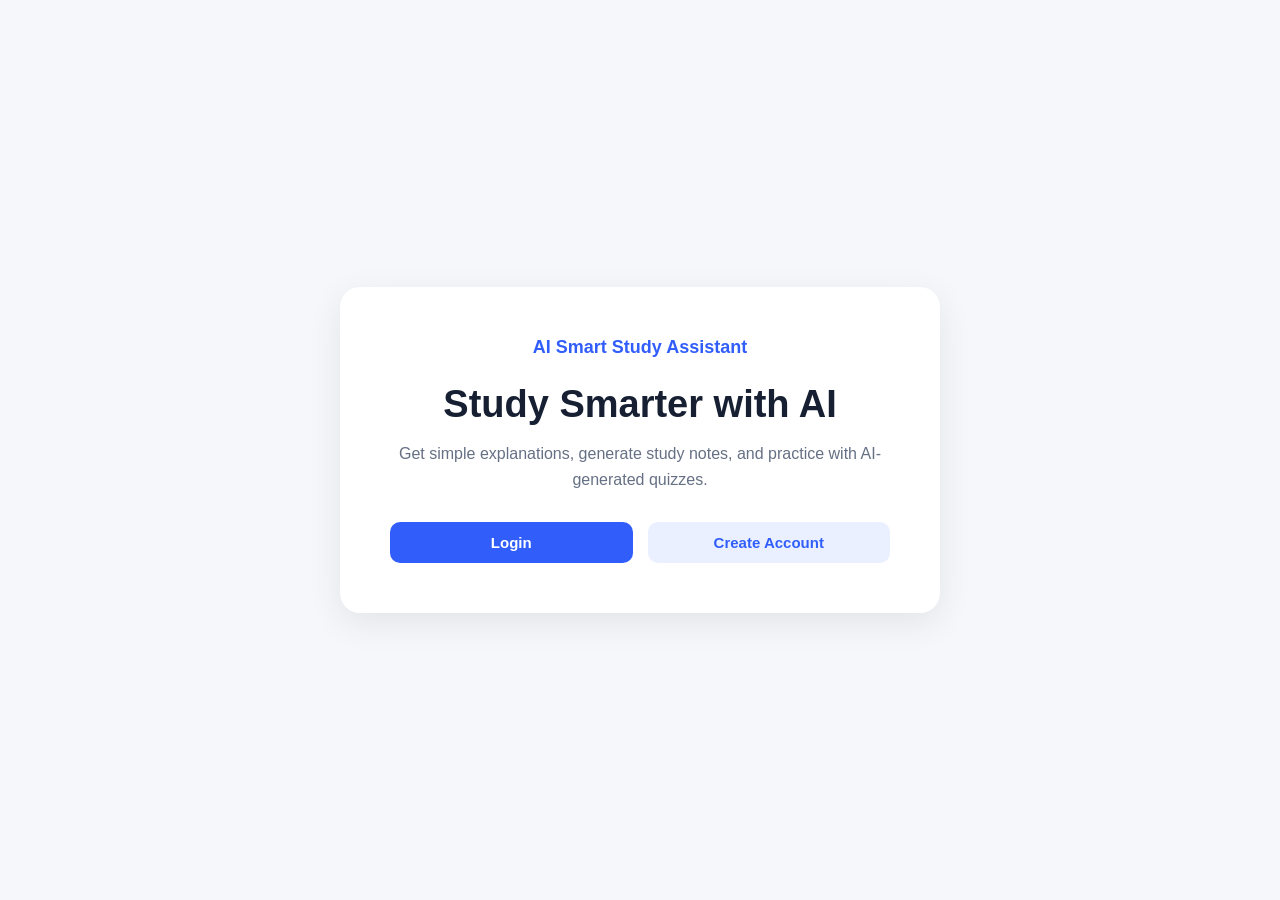
<file: frontend/index.html>
<!DOCTYPE html>
<html lang="en">

<head>
    <meta charset="UTF-8">
    <meta name="viewport" content="width=device-width, initial-scale=1.0">

    <title>AI Smart Study Assistant</title>

    <link rel="stylesheet" href="css/style.css">
</head>

<body>

    <div class="landing-container">

        <div class="landing-card">

            <div class="logo">
                AI Smart Study Assistant
            </div>

            <h1>
                Study Smarter with AI
            </h1>

            <p>
                Get simple explanations, generate study notes,
                and practice with AI-generated quizzes.
            </p>

            <div class="landing-buttons">

                <a href="login.html" class="btn primary-btn">
                    Login
                </a>

                <a href="signup.html" class="btn secondary-btn">
                    Create Account
                </a>

            </div>

        </div>

    </div>

</body>

</html>
</file>
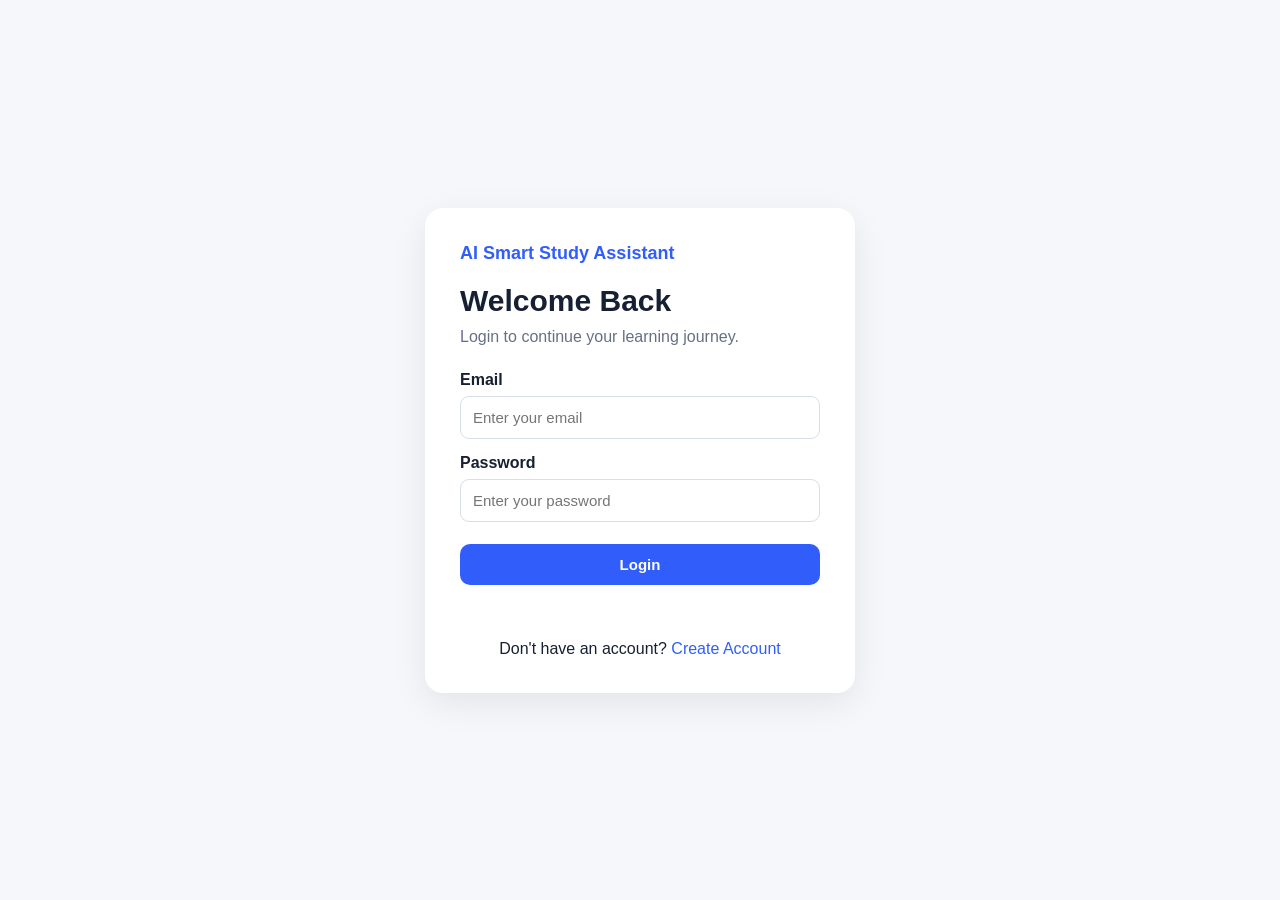
<file: frontend/login.html>
<!DOCTYPE html>
<html lang="en">

<head>

    <meta charset="UTF-8">

    <meta name="viewport"
          content="width=device-width, initial-scale=1.0">

    <title>Login - AI Smart Study Assistant</title>

    <link rel="stylesheet" href="css/style.css">

</head>

<body>

    <div class="auth-container">

        <div class="auth-card">

            <div class="logo">
                AI Smart Study Assistant
            </div>

            <h2>Welcome Back</h2>

            <p class="auth-subtitle">
                Login to continue your learning journey.
            </p>

            <form id="loginForm">

                <label for="email">
                    Email
                </label>

                <input
                    type="email"
                    id="email"
                    placeholder="Enter your email"
                    required
                >

                <label for="password">
                    Password
                </label>

                <input
                    type="password"
                    id="password"
                    placeholder="Enter your password"
                    required
                >

                <button
                    type="submit"
                    class="btn primary-btn full-btn">
                    Login
                </button>

            </form>

            <p id="message" class="message"></p>

            <p class="auth-footer">
                Don't have an account?
                <a href="signup.html">Create Account</a>
            </p>

        </div>

    </div>

    <script src="js/api.js"></script>
    <script src="js/login.js"></script>

</body>

</html>
</file>
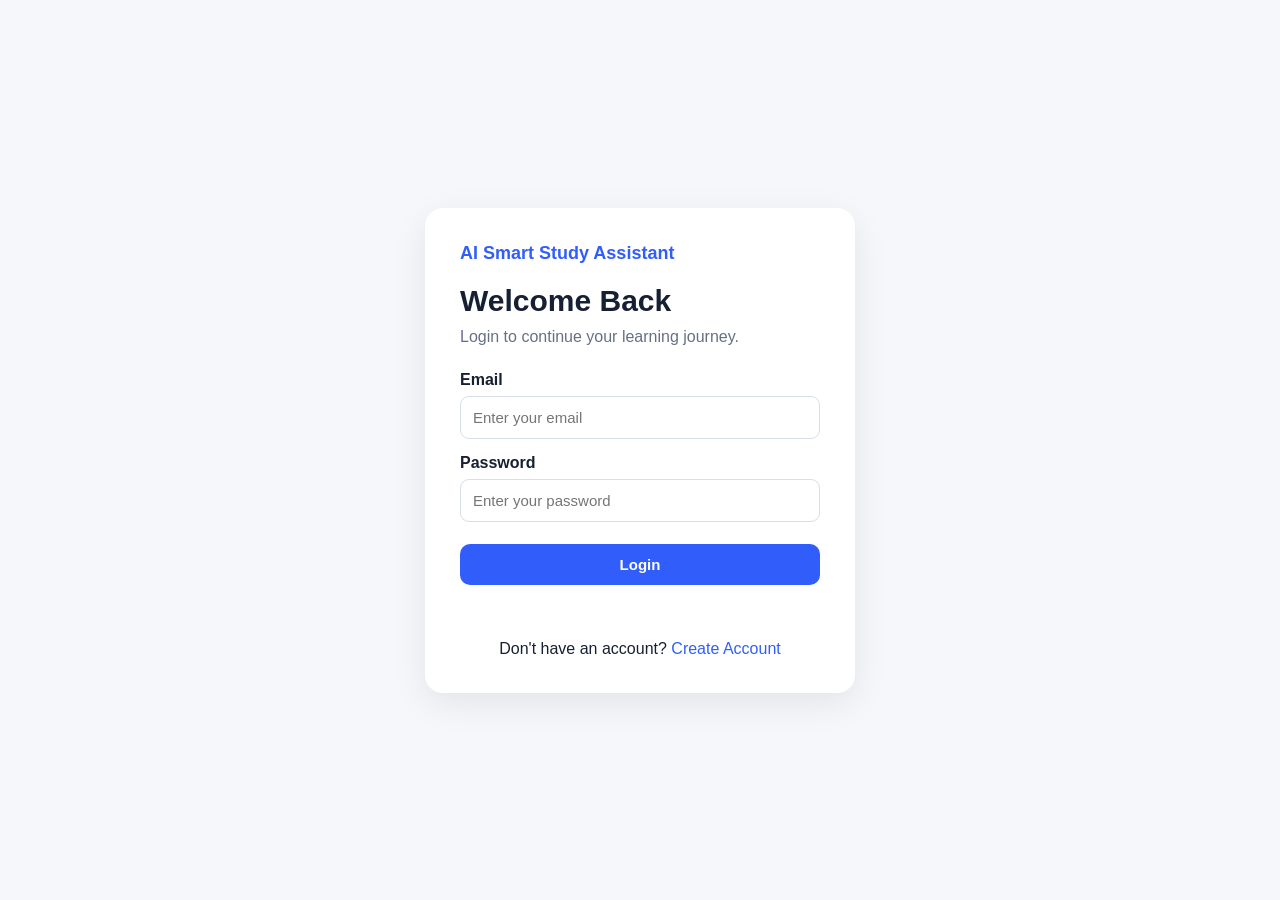
<file: frontend/profile.html>
<!DOCTYPE html>
<html lang="en">

<head>

    <meta charset="UTF-8">

    <meta name="viewport"
          content="width=device-width, initial-scale=1.0">

    <title>Profile - AI Smart Study Assistant</title>

    <link rel="stylesheet" href="css/style.css">

</head>

<body>

<div class="profile-container">

    <a
        href="dashboard.html"
        class="back-link">

        ← Back to Dashboard

    </a>


    <div class="profile-card">

        <h1>
            My Profile
        </h1>


        <!-- PROFILE PICTURE -->

        <div id="profileAvatar"
             class="profile-avatar">

            👤

        </div>


        <input
            type="file"
            id="profilePicture"
            accept="image/*"
            hidden
        >


        <div class="profile-buttons">

            <button
                id="uploadBtn"
                class="btn secondary-btn">

                Upload Picture

            </button>

            <button
                id="removeBtn"
                class="btn danger-btn">

                Remove Picture

            </button>

        </div>


        <!-- PROFILE INFORMATION -->

        <div class="profile-form">

            <label>
                Name
            </label>

            <input
                type="text"
                id="profileName"
            >


            <label>
                Email
            </label>

            <input
                type="email"
                id="profileEmail"
                disabled
            >


            <button
                id="saveProfileBtn"
                class="btn primary-btn">

                Save Changes

            </button>

        </div>


        <p id="profileMessage"
           class="message">
        </p>

    </div>

</div>

<script src="js/api.js"></script>
<script src="js/profile.js"></script>

</body>

</html>
</file>
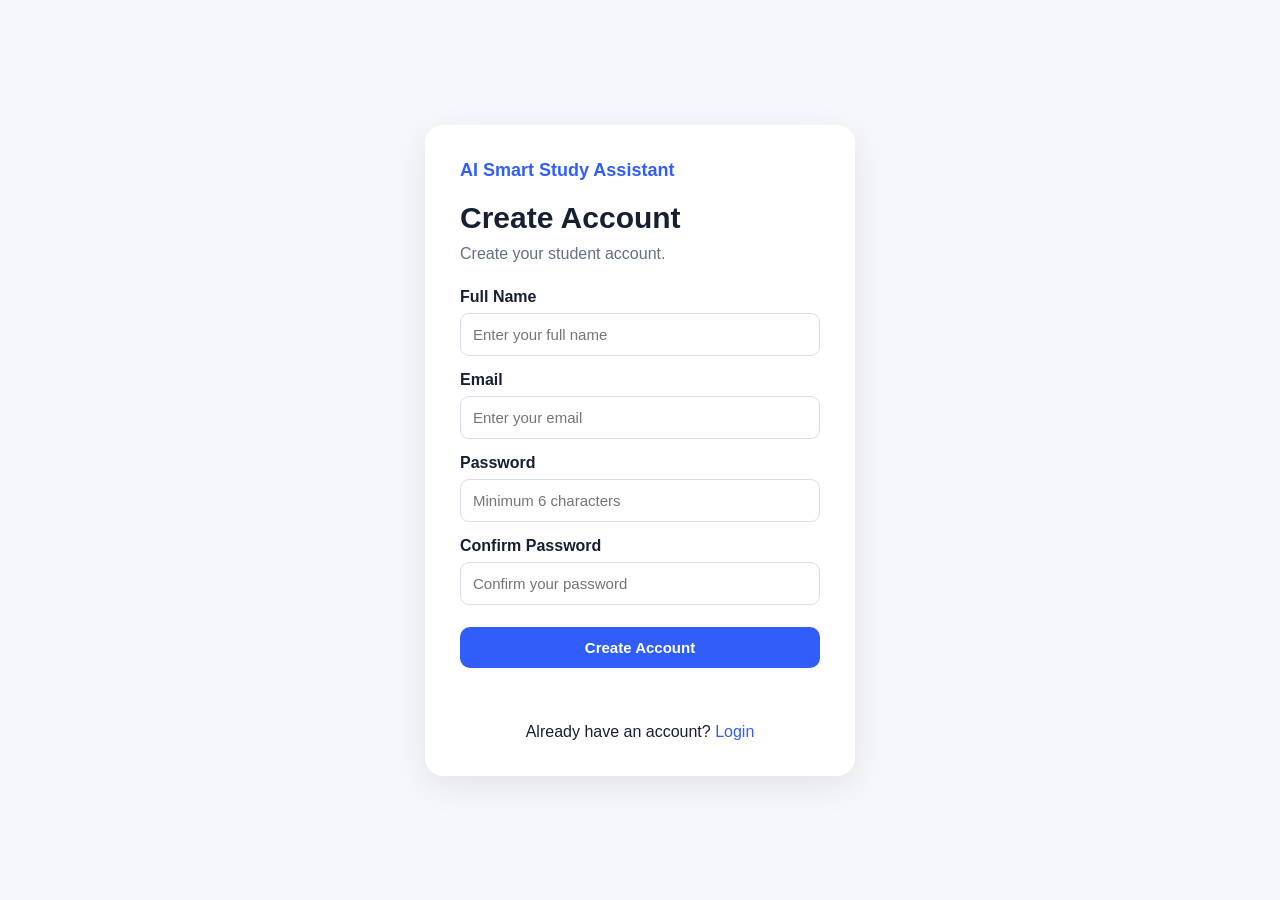
<file: frontend/signup.html>
<!DOCTYPE html>
<html lang="en">

<head>

    <meta charset="UTF-8">

    <meta name="viewport"
          content="width=device-width, initial-scale=1.0">

    <title>Sign Up - AI Smart Study Assistant</title>

    <link rel="stylesheet" href="css/style.css">

</head>

<body>

    <div class="auth-container">

        <div class="auth-card">

            <div class="logo">
                AI Smart Study Assistant
            </div>

            <h2>Create Account</h2>

            <p class="auth-subtitle">
                Create your student account.
            </p>

            <form id="signupForm">

                <label for="name">
                    Full Name
                </label>

                <input
                    type="text"
                    id="name"
                    placeholder="Enter your full name"
                    required
                >

                <label for="email">
                    Email
                </label>

                <input
                    type="email"
                    id="email"
                    placeholder="Enter your email"
                    required
                >

                <label for="password">
                    Password
                </label>

                <input
                    type="password"
                    id="password"
                    placeholder="Minimum 6 characters"
                    minlength="6"
                    required
                >

                <label for="confirmPassword">
                    Confirm Password
                </label>

                <input
                    type="password"
                    id="confirmPassword"
                    placeholder="Confirm your password"
                    minlength="6"
                    required
                >

                <button
                    type="submit"
                    class="btn primary-btn full-btn">

                    Create Account

                </button>

            </form>

            <p id="message" class="message"></p>

            <p class="auth-footer">
                Already have an account?
                <a href="login.html">Login</a>
            </p>

        </div>

    </div>

    <script src="js/api.js"></script>
    <script src="js/signup.js"></script>

</body>

</html>
</file>
<file: frontend/css/style.css>
* {
    box-sizing: border-box;
    margin: 0;
    padding: 0;
}

body {
    font-family: Arial, Helvetica, sans-serif;
    background: #f5f7fb;
    color: #172033;
}


/* =========================
   COMMON
========================= */

a {
    text-decoration: none;
    color: #315efb;
}

.btn {
    border: none;
    padding: 12px 20px;
    border-radius: 10px;
    cursor: pointer;
    font-size: 15px;
    font-weight: bold;
}

.primary-btn {
    background: #315efb;
    color: white;
}

.secondary-btn {
    background: #eaf0ff;
    color: #315efb;
}

.danger-btn {
    background: #ffe8e8;
    color: #b42318;
}

.full-btn {
    width: 100%;
}

.message {
    margin-top: 15px;
    min-height: 20px;
}


/* =========================
   LOGO
========================= */

.logo {
    color: #315efb;
    font-size: 18px;
    font-weight: bold;
}


/* =========================
   LANDING PAGE
========================= */

.landing-container {
    min-height: 100vh;

    display: flex;
    justify-content: center;
    align-items: center;

    padding: 20px;
}

.landing-card {
    background: white;

    width: 600px;

    padding: 50px;

    text-align: center;

    border-radius: 20px;

    box-shadow: 0 10px 35px rgba(0,0,0,0.08);
}

.landing-card h1 {
    font-size: 38px;
    margin: 25px 0 15px;
}

.landing-card p {
    line-height: 1.6;
    color: #657084;
}

.landing-buttons {
    display: flex;
    gap: 15px;
    margin-top: 30px;
}

.landing-buttons .btn {
    flex: 1;
    text-align: center;
}


/* =========================
   LOGIN / SIGNUP
========================= */

.auth-container {
    min-height: 100vh;

    display: flex;
    justify-content: center;
    align-items: center;

    padding: 20px;
}

.auth-card {
    width: 430px;

    background: white;

    padding: 35px;

    border-radius: 18px;

    box-shadow: 0 10px 35px rgba(0,0,0,0.08);
}

.auth-card h2 {
    margin-top: 20px;
    font-size: 30px;
}

.auth-subtitle {
    color: #657084;
    margin: 10px 0 25px;
}

.auth-card label {
    display: block;

    margin: 15px 0 7px;

    font-weight: bold;
}

.auth-card input {
    width: 100%;

    padding: 12px;

    border: 1px solid #d8deea;

    border-radius: 9px;

    font-size: 15px;
}

.auth-card button {
    margin-top: 22px;
}

.auth-footer {
    text-align: center;
    margin-top: 20px;
}


/* =========================
   DASHBOARD
========================= */

.app-container {
    min-height: 100vh;
}

.top-header {
    height: 70px;

    background: white;

    border-bottom: 1px solid #e5e9f0;

    display: flex;
    align-items: center;

    padding: 0 30px;
}

.header-right {
    margin-left: auto;

    display: flex;
    align-items: center;

    gap: 15px;
}

.logout-btn {
    border: none;

    padding: 9px 15px;

    border-radius: 8px;

    cursor: pointer;

    background: #f0f2f6;
}


/* SIDEBAR */

.dashboard-container {
    display: grid;

    grid-template-columns: 220px 1fr;

    min-height: calc(100vh - 70px);
}

.sidebar {
    background: white;

    border-right: 1px solid #e5e9f0;

    padding: 20px;
}

.sidebar-btn {
    width: 100%;

    display: block;

    border: none;

    background: transparent;

    text-align: left;

    padding: 13px;

    border-radius: 9px;

    margin-bottom: 7px;

    cursor: pointer;

    font-size: 15px;

    color: #344054;
}

.sidebar-btn:hover,
.sidebar-btn.active {
    background: #edf2ff;

    color: #315efb;
}


/* MAIN CONTENT */

.main-content {
    width: min(950px, 92%);

    margin: 40px auto;
}

.page-heading h1 {
    font-size: 32px;
}

.page-heading p {
    margin-top: 7px;

    color: #657084;
}

.content-card {
    background: white;

    padding: 25px;

    margin-top: 25px;

    border-radius: 15px;

    border: 1px solid #e5e9f0;

    box-shadow: 0 5px 20px rgba(0,0,0,0.04);
}

#topicInput {
    width: 100%;

    height: 170px;

    resize: vertical;

    border: 1px solid #d8deea;

    border-radius: 10px;

    padding: 15px;

    font-family: inherit;

    font-size: 16px;
}

#generateBtn {
    margin-top: 15px;
}


/* QUIZ OPTIONS */

.quiz-options {
    display: flex;

    gap: 20px;

    margin-top: 20px;
}

.quiz-options label {
    display: block;

    margin-bottom: 7px;

    font-weight: bold;
}

.quiz-options select {
    padding: 10px;

    border: 1px solid #d8deea;

    border-radius: 8px;
}

.hidden {
    display: none;
}


/* RESULT */

.result-card {
    min-height: 300px;
}

#result {
    margin-top: 15px;

    white-space: pre-wrap;

    line-height: 1.7;

    color: #344054;
}


/* =========================
   PROFILE
========================= */

.profile-container {
    width: min(700px, 92%);

    margin: 30px auto;
}

.back-link {
    display: inline-block;

    margin-bottom: 20px;
}

.profile-card {
    background: white;

    padding: 35px;

    border-radius: 18px;

    box-shadow: 0 8px 30px rgba(0,0,0,0.06);

    text-align: center;
}

.profile-card h1 {
    margin-bottom: 25px;
}

.profile-avatar {
    width: 140px;
    height: 140px;

    margin: 0 auto 20px;

    border-radius: 50%;

    background: #f3f5f9;

    border: 2px dashed #c5ccda;

    display: flex;

    justify-content: center;

    align-items: center;

    font-size: 50px;

    overflow: hidden;
}

.profile-avatar img {
    width: 100%;
    height: 100%;

    object-fit: cover;
}

.profile-buttons {
    margin-bottom: 25px;
}

.profile-buttons button {
    margin: 5px;
}

.profile-form {
    text-align: left;
}

.profile-form label {
    display: block;

    margin: 15px 0 7px;

    font-weight: bold;
}

.profile-form input {
    width: 100%;

    padding: 12px;

    border: 1px solid #d8deea;

    border-radius: 9px;
}

.profile-form button {
    margin-top: 20px;
}


/* =========================
   RESPONSIVE
========================= */

@media (max-width: 700px) {

    .dashboard-container {
        grid-template-columns: 1fr;
    }

    .sidebar {
        display: flex;

        overflow-x: auto;

        border-right: none;

        border-bottom: 1px solid #e5e9f0;
    }

    .sidebar-btn {
        min-width: 110px;
    }

    .landing-buttons {
        flex-direction: column;
    }

    .quiz-options {
        flex-direction: column;
    }

}


/* AI RESPONSE FORMATTING */

.ai-response {
    color: #1e293b;
    font-size: 16px;
    line-height: 1.8;
    overflow-wrap: break-word;
}

/* Main Headings */

.ai-response h1 {
    font-size: 28px;
    margin: 24px 0 14px;
    color: #172554;
}

.ai-response h2 {
    font-size: 23px;
    margin: 24px 0 12px;
    color: #1e3a8a;
}

.ai-response h3 {
    font-size: 19px;
    margin: 20px 0 10px;
    color: #334155;
}

.ai-response h4,
.ai-response h5 {
    font-size: 17px;
    margin: 16px 0 8px;
}

/* Paragraphs */

.ai-response p {
    margin-bottom: 14px;
    line-height: 1.8;
}

/* Bold Text */

.ai-response strong {
    color: #0f172a;
    font-weight: 700;
}

/* Lists */

.ai-response ul,
.ai-response ol {
    padding-left: 28px;
    margin: 12px 0 18px;
}

.ai-response li {
    margin-bottom: 8px;
    line-height: 1.7;
}

/* Horizontal Line */

.ai-response hr {
    border: none;
    border-top: 1px solid #e2e8f0;
    margin: 22px 0;
}

/* Code Blocks */

.ai-response pre {
    background: #f1f5f9;
    padding: 18px;
    border-radius: 10px;
    overflow-x: auto;
    margin: 16px 0;
    border: 1px solid #e2e8f0;
}

.ai-response pre code {
    font-family: Consolas, monospace;
    font-size: 14px;
    line-height: 1.6;
}

/* Inline Code */

.ai-response :not(pre) > code {
    background: #eff6ff;
    color: #1d4ed8;
    padding: 3px 6px;
    border-radius: 5px;
    font-family: Consolas, monospace;
}

/* Tables */

.ai-response table {
    width: 100%;
    border-collapse: collapse;
    margin: 18px 0;
    display: block;
    overflow-x: auto;
}

.ai-response th,
.ai-response td {
    border: 1px solid #e2e8f0;
    padding: 12px;
    text-align: left;
}

.ai-response th {
    background: #eff6ff;
    font-weight: 700;
}

/* History */

.history-item {
    padding: 20px 0;
    border-bottom: 1px solid #e2e8f0;
}

.history-item h3 {
    margin-bottom: 14px;
    color: #2563eb;
}

.history-content {
    line-height: 1.8;
}

.history-item:last-child {
    border-bottom: none;
}


/* =====================================
   INTERACTIVE QUIZ DESIGN
===================================== */

.quiz-score {
    background: #eef2ff;
    color: #273c9b;
    padding: 14px 18px;
    border-radius: 10px;
    font-weight: 600;
    margin: 20px 0;
}

.quiz-question-card {
    background: #ffffff;
    border: 1px solid #e5e7eb;
    border-radius: 14px;
    padding: 22px;
    margin: 22px 0;
    box-shadow: 0 3px 12px rgba(0, 0, 0, 0.04);
}

.quiz-question-card h3 {
    color: #263b80;
    margin: 0 0 14px;
    font-size: 19px;
}

.quiz-question-text {
    color: #333b50;
    font-size: 16px;
    line-height: 1.7;
    margin-bottom: 20px;
}

/* Options layout */

.quiz-answer-options {
    display: flex;
    flex-direction: column;
    gap: 12px;
    width: 100%;
}

.quiz-option-btn {
    display: flex;
    align-items: center;
    width: 100%;
    text-align: left;

    background: #f8fafc;
    border: 1.5px solid #dce2eb;
    border-radius: 10px;

    padding: 14px 17px;
    font-size: 15px;
    line-height: 1.6;
    color: #273449;

    cursor: pointer;
    transition: all 0.2s ease;
}

.quiz-option-btn:hover:not(:disabled) {
    background: #eef2ff;
    border-color: #536dce;
    transform: translateX(3px);
}

.quiz-option-btn:disabled {
    cursor: default;
    opacity: 1;
}

/* Correct option */

.quiz-option-btn.correct-option {
    background: #dcfce7;
    border: 1.5px solid #16a34a;
    color: #166534;
    font-weight: 600;
}

/* Wrong selected option */

.quiz-option-btn.wrong-option {
    background: #fee2e2;
    border: 1.5px solid #dc2626;
    color: #991b1b;
    font-weight: 600;
}

/* Feedback */

.quiz-feedback {
    margin-top: 15px;
    padding: 14px 16px;
    border-radius: 10px;
    line-height: 1.6;
}

.quiz-feedback h4 {
    margin: 0 0 8px;
}

.quiz-feedback p {
    margin: 5px 0;
}

.correct-feedback {
    background: #f0fdf4;
    color: #166534;
    border-left: 4px solid #16a34a;
}

.wrong-feedback {
    background: #fef2f2;
    color: #991b1b;
    border-left: 4px solid #dc2626;
}

.hidden {
    display: none !important;
}

/* Final result */

.quiz-final-result {
    background: #eef2ff;
    border-radius: 12px;
    padding: 22px;
    margin-top: 25px;
    text-align: center;
    color: #273c9b;
}

.quiz-final-result h3 {
    margin-top: 0;
}
</file>
